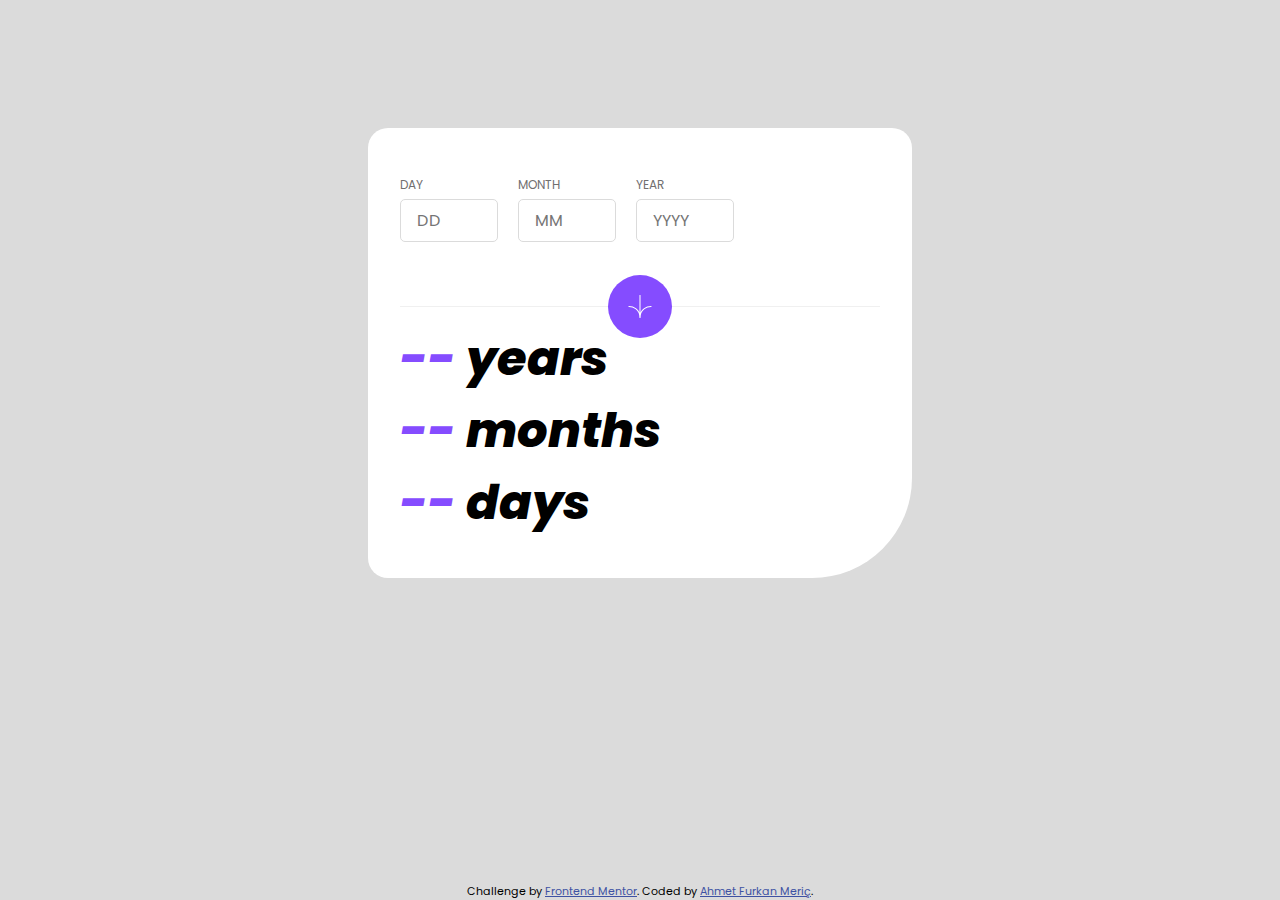
<file: age-calculator-app-main/index.html>
<!DOCTYPE html>
<html lang="en">
  <head>
    <meta charset="UTF-8" />
    <meta name="viewport" content="width=device-width, initial-scale=1.0" />
    <!-- displays site properly based on user's device -->

    <link
      rel="icon"
      type="image/png"
      sizes="32x32"
      href="./assets/images/favicon-32x32.png"
    />

    <title>Frontend Mentor | Age calculator app</title>

    <!-- Feel free to remove these styles or customise in your own stylesheet 👍 -->
    <link rel="preconnect" href="https://fonts.googleapis.com" />
    <link rel="preconnect" href="https://fonts.gstatic.com" crossorigin />
    <link
      href="https://fonts.googleapis.com/css2?family=Poppins:ital,wght@0,700;1,400;1,800&display=swap"
      rel="stylesheet"
    />
    <link rel="stylesheet" href="style.css" />
    <script src="app.js" defer></script>
  </head>
  <body>
    <main class="app">
      <form class="values">
        <div class="value">
          <label for="day">Day</label>
          <input type="text" placeholder="DD" id="day" />
          <span class="errorText"></span>
        </div>
        <div class="value">
          <label for="month">Month</label>
          <input type="text" placeholder="MM" id="month" />
          <span class="errorText"></span>
        </div>
        <div class="value">
          <label for="year">Year</label>
          <input type="text" placeholder="YYYY" id="year" />
          <span class="errorText"></span>
        </div>
        <img src="./assets/images/icon-arrow.svg" class="buttonImg" alt="" />
      </form>
      <div class="solution">
        <div><span class="solutionColor" id="yearOpt">--</span> years</div>
        <div><span class="solutionColor" id="monthOpt">--</span> months</div>
        <div><span class="solutionColor" id="dayOpt">--</span> days</div>
      </div>
    </main>
    <footer class="attribution">
      Challenge by
      <a href="https://www.frontendmentor.io?ref=challenge" target="_blank"
        >Frontend Mentor</a
      >. Coded by
      <a href="https://www.frontendmentor.io/profile/AhmetFM"
        >Ahmet Furkan Meriç</a
      >.
    </footer>
  </body>
</html>
</file>
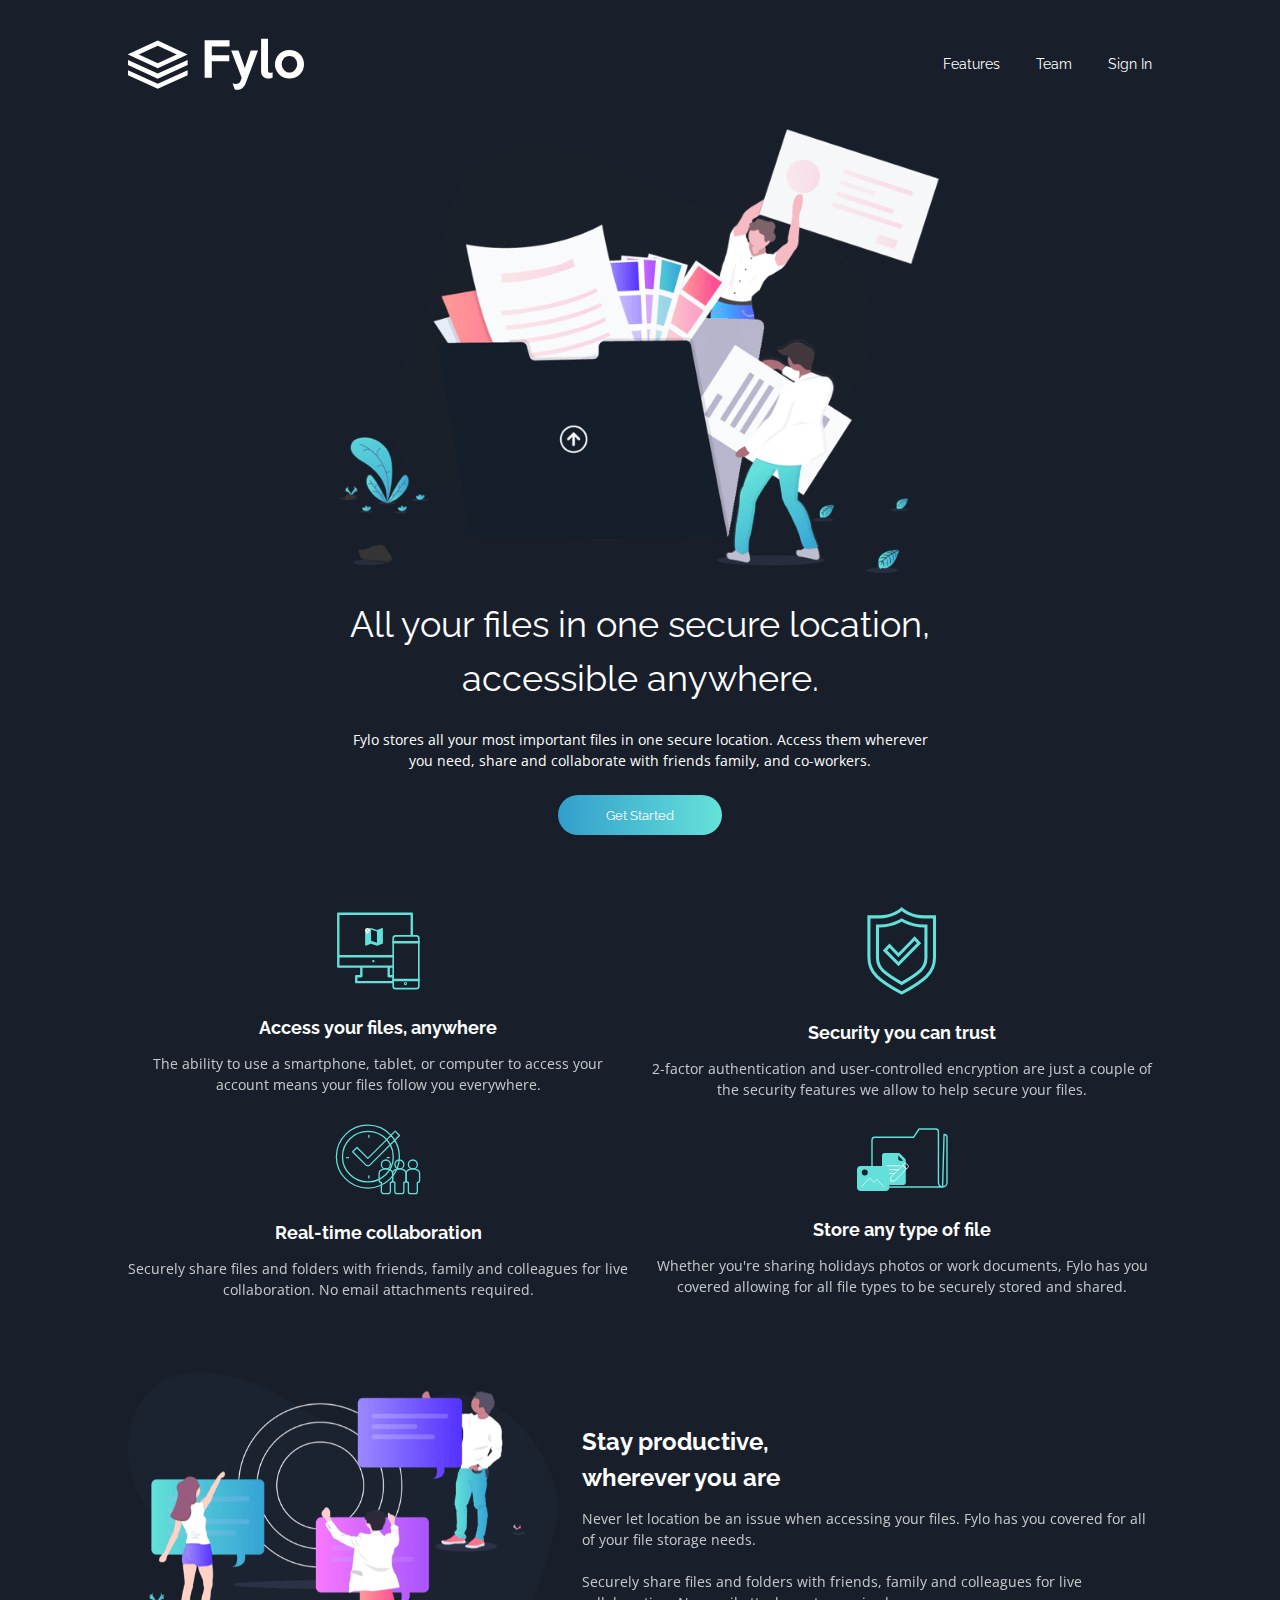
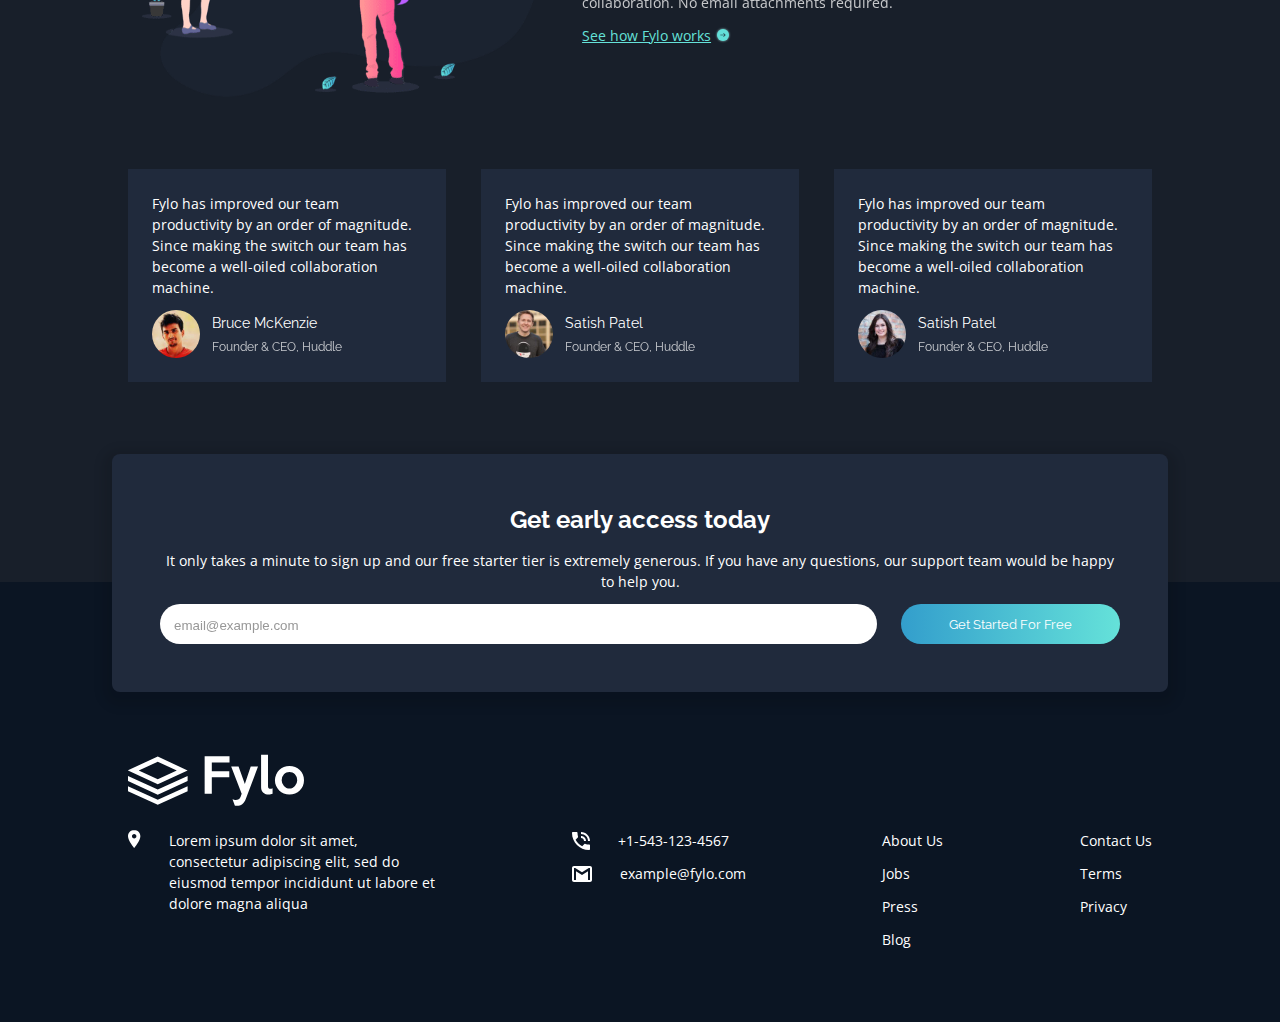
<file: fylo-dark-theme-landing-page-master/index.html>
<!DOCTYPE html>
<html lang="en">
  <head>
    <meta charset="UTF-8" />
    <meta name="viewport" content="width=device-width, initial-scale=1.0" />
    <!-- displays site properly based on user's device -->

    <link
      rel="icon"
      type="image/png"
      sizes="32x32"
      href="./images/favicon-32x32.png"
    />

    <title>
      Frontend Mentor | Fylo landing page with dark theme and features grid
    </title>

    <link href="./reset.css" rel="stylesheet" />

    <link rel="preconnect" href="https://fonts.googleapis.com" />
    <link rel="preconnect" href="https://fonts.gstatic.com" crossorigin />
    <link
      href="https://fonts.googleapis.com/css2?family=Open+Sans:wght@400;700&family=Raleway:wght@400;700&display=swap"
      rel="stylesheet"
    />

    <link href="./style.css" rel="stylesheet" />
  </head>
  <body>
    <div class="container">
      <header>
        <div class="logo">
          <img src="./images/logo.svg" alt="Logo" />
        </div>
        <nav>
          <a href="#">Features</a>
          <a href="#">Team</a>
          <a href="#">Sign In</a>
        </nav>
      </header>
      <section id="hero">
        <div class="hero-image">
          <img src="./images/illustration-intro.png" alt="Intro" />
        </div>
        <h1>All your files in one secure location, accessible anywhere.</h1>
        <p>
          Fylo stores all your most important files in one secure location.
          Access them wherever you need, share and collaborate with friends
          family, and co-workers.
        </p>
        <button class="primary-button">Get Started</button>
      </section>
      <section id="features">
        <div class="feature-card">
          <div class="feature-card-image">
            <img src="./images/icon-access-anywhere.svg" alt="Feature 1" />
          </div>
          <h3>Access your files, anywhere</h3>
          <p>
            The ability to use a smartphone, tablet, or computer to access your
            account means your files follow you everywhere.
          </p>
        </div>
        <div class="feature-card">
          <div class="feature-card-image">
            <img src="./images/icon-security.svg" alt="Feature 1" />
          </div>
          <h3>Security you can trust</h3>
          <p>
            2-factor authentication and user-controlled encryption are just a
            couple of the security features we allow to help secure your files.
          </p>
        </div>
        <div class="feature-card">
          <div class="feature-card-image">
            <img src="./images/icon-collaboration.svg" alt="Feature 1" />
          </div>
          <h3>Real-time collaboration</h3>
          <p>
            Securely share files and folders with friends, family and colleagues
            for live collaboration. No email attachments required.
          </p>
        </div>
        <div class="feature-card">
          <div class="feature-card-image">
            <img src="./images/icon-any-file.svg" alt="Feature 1" />
          </div>
          <h3>Store any type of file</h3>
          <p>
            Whether you're sharing holidays photos or work documents, Fylo has
            you covered allowing for all file types to be securely stored and
            shared.
          </p>
        </div>
      </section>
      <section id="stay-productive">
        <div class="image-wrapper">
          <img
            src="./images/illustration-stay-productive.png"
            alt="Stay productive"
          />
        </div>
        <div class="content-wrapper">
          <h2>Stay productive, wherever you are</h2>
          <p>
            Never let location be an issue when accessing your files. Fylo has
            you covered for all of your file storage needs.
            <br />
            <br />
            Securely share files and folders with friends, family and colleagues
            for live collaboration. No email attachments required.
          </p>
          <a href="#"
            >See how Fylo works
            <img src="./images/icon-arrow.svg" aria-hidden="true" />
          </a>
        </div>
      </section>
      <section id="quotes">
        <div class="quote-card">
          <p>
            Fylo has improved our team productivity by an order of magnitude.
            Since making the switch our team has become a well-oiled
            collaboration machine.
          </p>
          <div class="profile-wrapper">
            <div class="profile-image">
              <img src="./images/profile-1.jpg" alt="Satish Patel" />
            </div>
            <div class="profile-content">
              <h5>Bruce McKenzie</h5>
              <h6>Founder & CEO, Huddle</h6>
            </div>
          </div>
        </div>
        <div class="quote-card">
          <p>
            Fylo has improved our team productivity by an order of magnitude.
            Since making the switch our team has become a well-oiled
            collaboration machine.
          </p>
          <div class="profile-wrapper">
            <div class="profile-image">
              <img src="./images/profile-2.jpg" alt="Satish Patel" />
            </div>
            <div class="profile-content">
              <h5>Satish Patel</h5>
              <h6>Founder & CEO, Huddle</h6>
            </div>
          </div>
        </div>
        <div class="quote-card">
          <p>
            Fylo has improved our team productivity by an order of magnitude.
            Since making the switch our team has become a well-oiled
            collaboration machine.
          </p>
          <div class="profile-wrapper">
            <div class="profile-image">
              <img src="./images/profile-3.jpg" alt="Satish Patel" />
            </div>
            <div class="profile-content">
              <h5>Satish Patel</h5>
              <h6>Founder & CEO, Huddle</h6>
            </div>
          </div>
        </div>
      </section>
      <section id="call-to-action">
        <h2>Get early access today</h2>
        <p>
          It only takes a minute to sign up and our free starter tier is
          extremely generous. If you have any questions, our support team would
          be happy to help you.
        </p>
        <form>
          <div class="input-wrapper">
            <input type="text" placeholder="email@example.com" />
          </div>
          <div class="button-wrapper">
            <button class="primary-button">Get Started For Free</button>
          </div>
        </form>
      </section>
    </div>
    <footer>
      <div class="container">
        <div class="logo">
          <img src="./images/logo.svg" alt="Logo" />
        </div>
        <div class="footer-bottom">
          <div class="footer-address">
            <img src="./images/icon-location.svg" />
            <p>
              Lorem ipsum dolor sit amet, consectetur adipiscing elit, sed do
              eiusmod tempor incididunt ut labore et dolore magna aliqua
            </p>
          </div>
          <div class="footer-com">
            <div class="item">
              <img src="./images/icon-phone.svg" />
              <p>+1-543-123-4567</p>
            </div>
            <div class="item">
              <img src="./images/icon-email.svg" />
              <p>example@fylo.com</p>
            </div>
          </div>
          <div class="footer-menu">
            <a href="#">About Us</a>
            <a href="#">Jobs</a>
            <a href="#">Press</a>
            <a href="#">Blog</a>
          </div>
          <div class="footer-menu">
            <a href="#">Contact Us</a>
            <a href="#">Terms</a>
            <a href="#">Privacy</a>
          </div>
        </div>
      </div>
    </footer>
  </body>
</html>
</file>
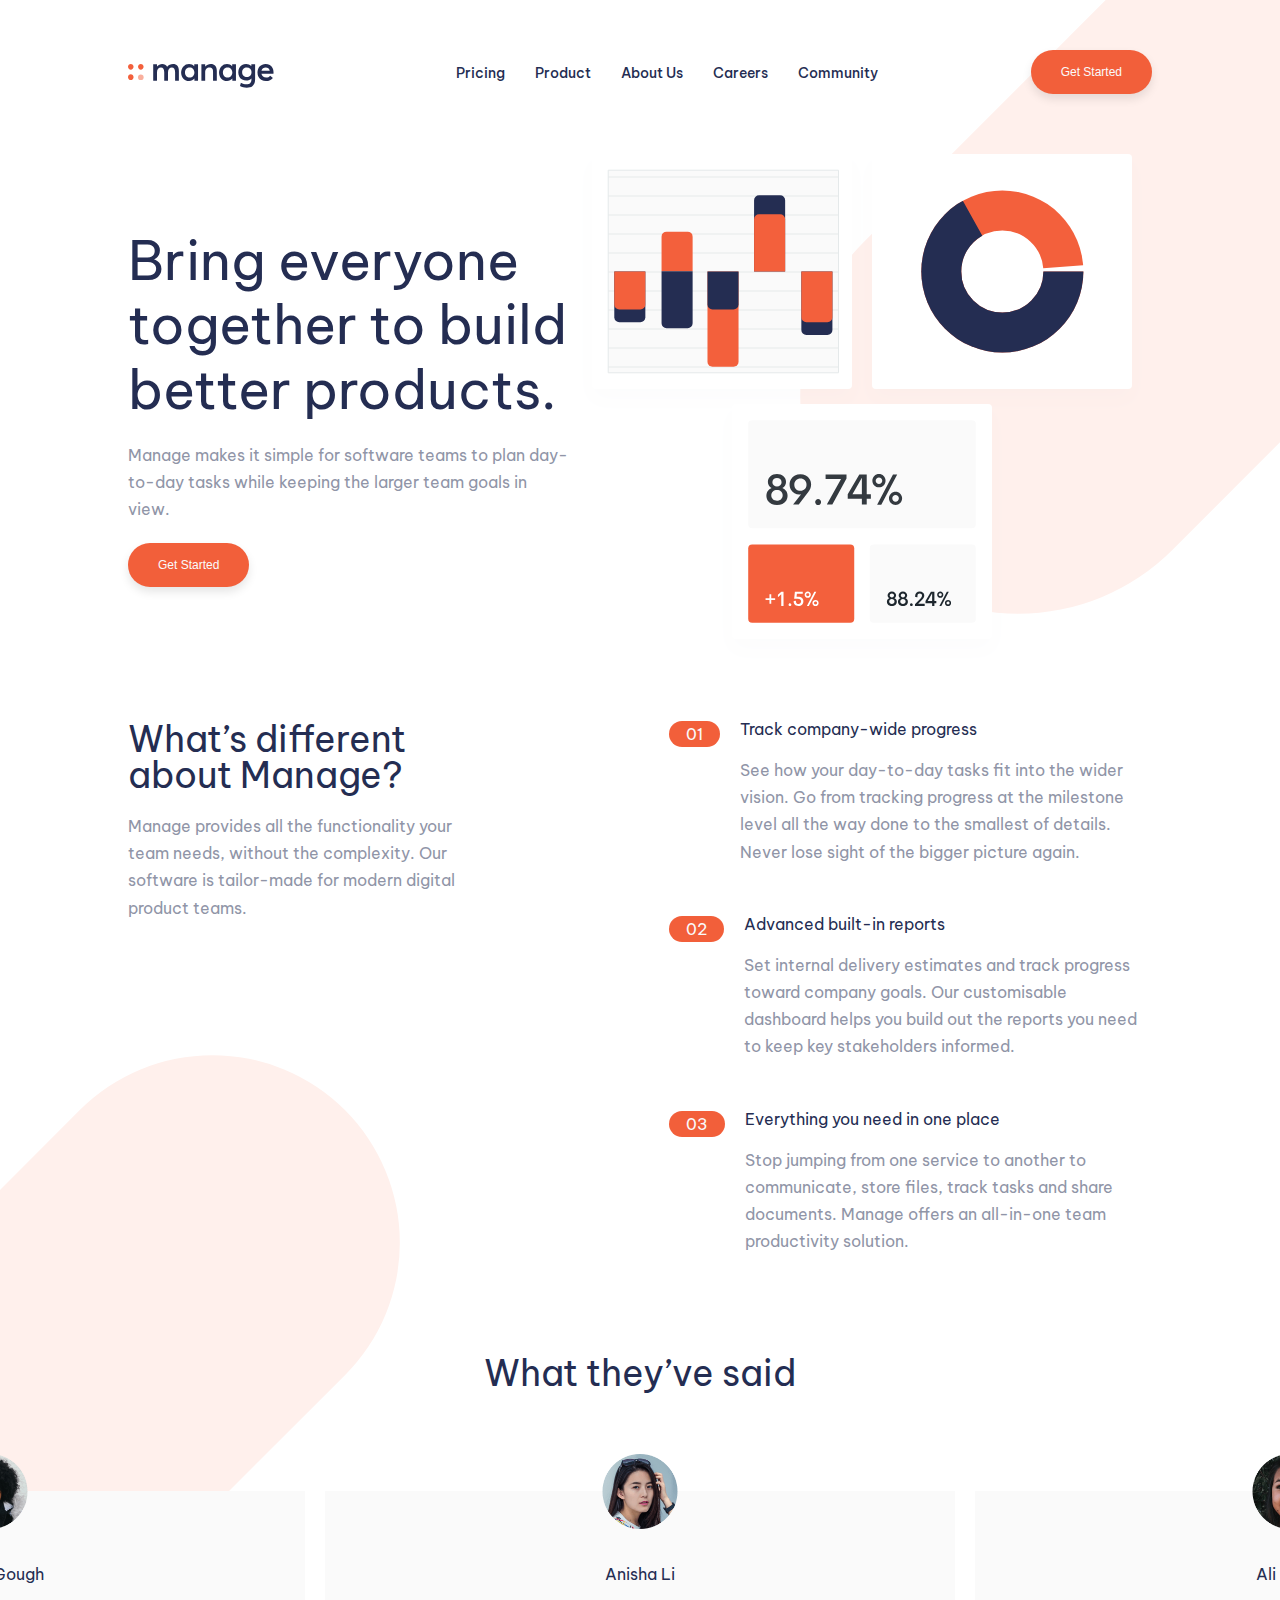
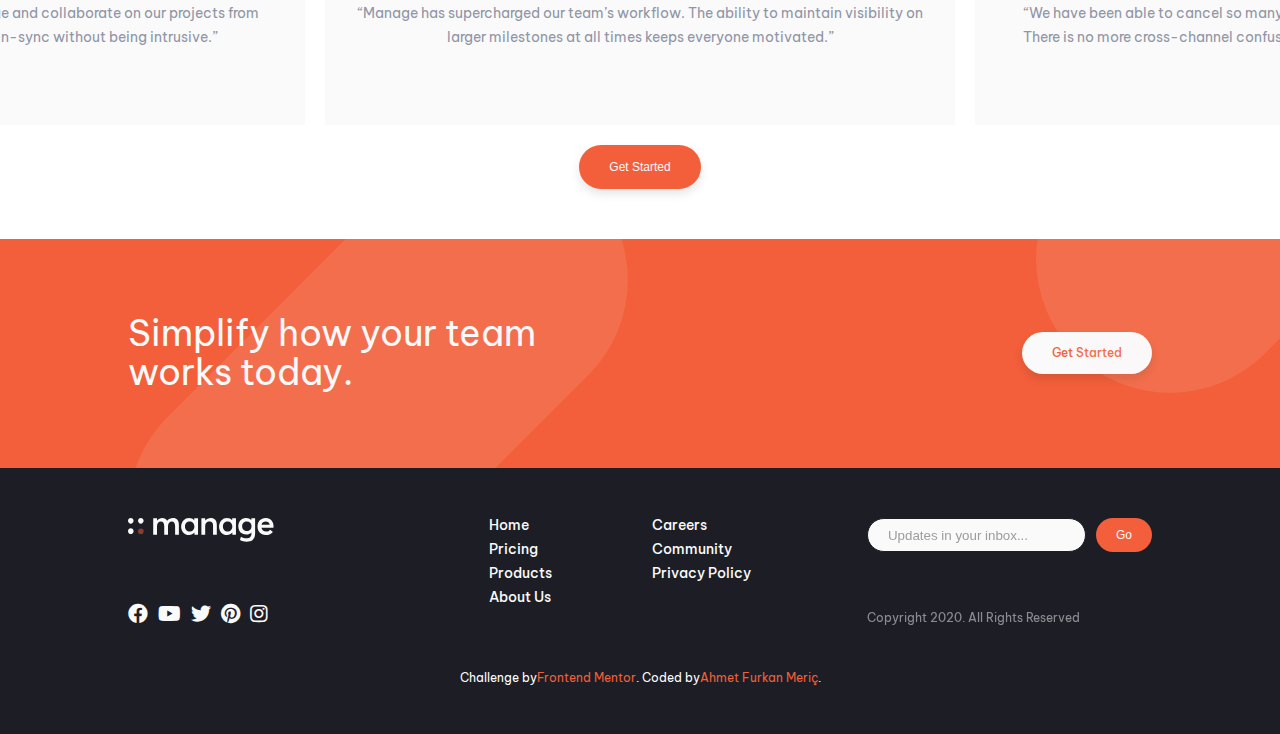
<file: manage-landing-page-master/index.html>
<!DOCTYPE html>
<html lang="en">
  <head>
    <meta charset="UTF-8" />
    <meta name="viewport" content="width=device-width, initial-scale=1.0" />
    <!-- displays site properly based on user's device -->

    <link
      rel="icon"
      type="image/png"
      sizes="32x32"
      href="./images/favicon-32x32.png"
    />

    <title>Frontend Mentor | Manage landing page</title>

    <!-- Reset CSS -->
    <link rel="stylesheet" href="./assets/css/reset.css" />
    <!-- Font Awesome CSS -->
    <link
      rel="stylesheet"
      href="https://cdnjs.cloudflare.com/ajax/libs/font-awesome/5.13.0/css/all.min.css"
    />

    <!-- Owl Carousel CSS -->
    <link
      rel="stylesheet"
      href="./assets/lib/owl-carousel/owl.carousel.min.css"
    />
    <link
      rel="stylesheet"
      href="./assets/lib/owl-carousel/owl.theme.default.min.css"
    />

    <!-- Owl Carousel and JQuery JS -->
    <script src="./assets/lib/jquery/jquery-3.4.1.min.js"></script>
    <script src="./assets/lib/owl-carousel/owl.carousel.min.js"></script>

    <!-- Custom CSS -->
    <link rel="stylesheet" href="./assets/css/style.css" />
  </head>
  <body>
    <div class="overflow">
      <div class="overlay"></div>
      <!-- Header -->
      <header>
        <div class="container">
          <nav class="flex">
            <div class="logo">
              <a href="#">
                <img src="./images/logo.svg" alt="Logo" />
              </a>
            </div>
            <div class="hamburger">
              <i class="fas fa-bars"></i>
              <i class="fas fa-times"></i>
            </div>
            <ul class="flex">
              <li><a href="#">Pricing</a></li>
              <li><a href="#">Product</a></li>
              <li><a href="#">About Us</a></li>
              <li><a href="#">Careers</a></li>
              <li><a href="#">Community</a></li>
            </ul>
            <div class="get-started">
              <button class="btn btn-primary">Get Started</button>
            </div>
          </nav>
          <main>
            <div class="row flex">
              <div class="col">
                <h1>Bring everyone together to build better products.</h1>
                <p class="small-para">
                  Manage makes it simple for software teams to plan day-to-day
                  tasks while keeping the larger team goals in view.
                </p>
                <div class="get-started">
                  <button class="btn btn-primary">Get Started</button>
                </div>
              </div>
              <div class="col">
                <img src="./images/illustration-intro.svg" alt="" />
              </div>
            </div>
          </main>
        </div>
      </header>
      <!-- Header -->

      <!-- Different Section -->
      <section id="different">
        <div class="container">
          <div class="row flex">
            <div class="col">
              <h2 class="mid-title">What’s different about Manage?</h2>
              <p class="small-para">
                Manage provides all the functionality your team needs, without
                the complexity. Our software is tailor-made for modern digital
                product teams.
              </p>
            </div>
            <div class="col">
              <div class="section-overlay flex">
                <div class="number">
                  <p>01</p>
                </div>
                <div class="section-detail">
                  <h3 class="section-title">Track company-wide progress</h3>
                  <p class="small-para">
                    See how your day-to-day tasks fit into the wider vision. Go
                    from tracking progress at the milestone level all the way
                    done to the smallest of details. Never lose sight of the
                    bigger picture again.
                  </p>
                </div>
              </div>
              <div class="section-overlay flex">
                <div class="number">
                  <p>02</p>
                </div>
                <div class="section-detail">
                  <h3 class="section-title">Advanced built-in reports</h3>
                  <p class="small-para">
                    Set internal delivery estimates and track progress toward
                    company goals. Our customisable dashboard helps you build
                    out the reports you need to keep key stakeholders informed.
                  </p>
                </div>
              </div>
              <div class="section-overlay flex">
                <div class="number">
                  <p>03</p>
                </div>
                <div class="section-detail">
                  <h3 class="section-title">
                    Everything you need in one place
                  </h3>
                  <p class="small-para">
                    Stop jumping from one service to another to communicate,
                    store files, track tasks and share documents. Manage offers
                    an all-in-one team productivity solution.
                  </p>
                </div>
              </div>
            </div>
          </div>
        </div>
      </section>
      <!-- Different Section -->

      <!-- Testimonials Section -->

      <section id="testimonials">
        <h2 class="mid-title">What they’ve said</h2>
        <div class="owl-carousel owl-theme">
          <div class="item">
            <img src="./images/avatar-anisha.png" alt="" />
            <div class="item-detail">
              <h3 class="section-title">Anisha Li</h3>
              <div class="small-para">
                “Manage has supercharged our team’s workflow. The ability to
                maintain visibility on larger milestones at all times keeps
                everyone motivated.”
              </div>
            </div>
          </div>
          <div class="item">
            <img src="./images/avatar-ali.png" alt="" />
            <div class="item-detail">
              <h3 class="section-title">Ali Bravo</h3>
              <div class="small-para">
                “We have been able to cancel so many other subscriptions since
                using Manage. There is no more cross-channel confusion and
                everyone is much more focused.”
              </div>
            </div>
          </div>
          <div class="item">
            <img src="./images/avatar-richard.png" alt="" />
            <div class="item-detail">
              <h3 class="section-title">Richard Watts</h3>
              <div class="small-para">
                “Manage allows us to provide structure and process. It keeps us
                organized and focused. I can’t stop recommending them to
                everyone I talk to!”
              </div>
            </div>
          </div>
          <div class="item">
            <img src="./images/avatar-shanai.png" alt="" />
            <div class="item-detail">
              <h3 class="section-title">Shanai Gough</h3>
              <div class="small-para">
                “Their software allows us to track, manage and collaborate on
                our projects from anywhere. It keeps the whole team in-sync
                without being intrusive.”
              </div>
            </div>
          </div>
        </div>
        <div class="get-started flex">
          <button class="btn btn-primary">Get Started</button>
        </div>
      </section>

      <!-- Testimonials Section -->

      <!-- Call to Action -->

      <section id="cta">
        <div class="container">
          <div class="row flex">
            <div class="col">
              <h2 class="mid-title">Simplify how your team works today.</h2>
            </div>
            <div class="col">
              <div class="get-started">
                <div class="btn btn-primary">Get Started</div>
              </div>
            </div>
          </div>
        </div>
      </section>

      <!-- Call to Action -->

      <!-- Footer -->

      <footer>
        <div class="container">
          <div class="row flex">
            <div class="col flex f-col">
              <div class="logo">
                <svg xmlns="http://www.w3.org/2000/svg" width="146" height="24">
                  <g fill="none" fill-rule="evenodd">
                    <path
                      fill="#242D52"
                      fill-rule="nonzero"
                      d="M40.014 16.809V8.553c0-1.577.366-2.82 1.098-3.73.733-.91 1.65-1.365 2.75-1.365 2.158 0 3.237 1.577 3.237 4.731v8.62h3.782v-9.58c0-2.415-.5-4.22-1.503-5.417C48.376.615 46.945.017 45.084.017c-1.222 0-2.34.234-3.352.703a6.833 6.833 0 00-2.56 2.043h-.066C38.126.932 36.486.017 34.184.017c-.969 0-1.902.217-2.799.653a6.976 6.976 0 00-2.353 1.878h-.05V.265H25.2v16.527h3.782V8.553c0-1.577.372-2.82 1.115-3.73.743-.91 1.693-1.365 2.849-1.365 2.19 0 3.286 1.577 3.286 4.731v8.62h3.782zm21.101.248c2.246 0 3.997-.827 5.252-2.482h.05v2.217h3.616V.265h-3.782V2.25h-.066C64.93.761 63.23.017 61.082.017a7.76 7.76 0 00-5.681 2.415c-.705.75-1.26 1.66-1.668 2.73a9.589 9.589 0 00-.611 3.44c0 1.258.203 2.416.61 3.475.408 1.059.964 1.952 1.669 2.68a7.348 7.348 0 002.535 1.696 8.325 8.325 0 003.18.604zm.595-3.441c-1.399 0-2.538-.466-3.419-1.398-.88-.932-1.321-2.132-1.321-3.599 0-1.555.454-2.804 1.362-3.747.909-.943 2.04-1.414 3.394-1.414 1.343 0 2.458.493 3.345 1.48.886.988 1.33 2.215 1.33 3.681 0 1.467-.455 2.667-1.363 3.599-.909.932-2.018 1.398-3.328 1.398zm27.112 3.193V7.064c0-2.393-.536-4.166-1.61-5.319C86.14.593 84.655.017 82.762.017a7.373 7.373 0 00-3.056.645 6.958 6.958 0 00-2.477 1.87h-.05V.264h-3.782v16.527h3.782V8.487c0-1.588.388-2.823 1.164-3.706.777-.882 1.814-1.323 3.113-1.323.595 0 1.104.077 1.528.231.424.155.796.406 1.115.753.32.348.556.819.71 1.415.154.595.231 1.323.231 2.183v8.769h3.782zm10.218.248c2.246 0 3.996-.827 5.252-2.482h.05v2.217h3.616V.265h-3.782V2.25h-.066C102.855.761 101.154.017 99.007.017a7.76 7.76 0 00-5.682 2.415c-.704.75-1.26 1.66-1.668 2.73a9.589 9.589 0 00-.61 3.44c0 1.258.203 2.416.61 3.475.408 1.059.964 1.952 1.668 2.68a7.348 7.348 0 002.536 1.696 8.325 8.325 0 003.179.604zm.594-3.441c-1.398 0-2.538-.466-3.418-1.398-.881-.932-1.322-2.132-1.322-3.599 0-1.555.455-2.804 1.363-3.747.908-.943 2.04-1.414 3.394-1.414 1.343 0 2.458.493 3.344 1.48.886.988 1.33 2.215 1.33 3.681 0 1.467-.455 2.667-1.363 3.599-.908.932-2.018 1.398-3.328 1.398zm19.07 10.125c1.2 0 2.274-.14 3.22-.422.947-.281 1.743-.673 2.387-1.175a6.385 6.385 0 001.602-1.844 8.14 8.14 0 00.916-2.383c.188-.86.281-1.803.281-2.829V.265h-3.782v1.737h-.066a7.059 7.059 0 00-2.353-1.49A7.62 7.62 0 00118.142 0c-1.508 0-2.862.358-4.062 1.075-1.2.717-2.134 1.713-2.8 2.987-.666 1.273-.999 2.705-.999 4.293 0 1.61.35 3.038 1.049 4.285.699 1.246 1.66 2.203 2.882 2.87 1.222.667 2.598 1.001 4.129 1.001 2.047 0 3.716-.673 5.004-2.018h.066v1.753c0 1.17-.43 2.14-1.288 2.912-.86.772-2.07 1.158-3.634 1.158-1.068 0-2.006-.132-2.816-.397-.809-.265-1.742-.678-2.799-1.24l-.892 3.341c.925.552 1.966.976 3.122 1.274 1.156.298 2.356.447 3.6.447zm.132-10.72c-1.365 0-2.491-.434-3.377-1.3-.887-.865-1.33-2.026-1.33-3.482 0-1.4.435-2.542 1.305-3.425.87-.882 2.004-1.323 3.402-1.323 1.332 0 2.442.435 3.328 1.307.886.871 1.33 2.002 1.33 3.391 0 1.401-.433 2.556-1.297 3.466-.864.91-1.985 1.365-3.361 1.365zm19.086 4.036c1.542 0 2.899-.281 4.071-.844 1.173-.562 2.133-1.323 2.882-2.283l-2.642-2.266c-1.035 1.301-2.406 1.952-4.113 1.952-1.21 0-2.237-.337-3.08-1.01-.842-.672-1.384-1.593-1.627-2.762h12.024c.066-.397.099-.9.099-1.506 0-1.599-.325-3.027-.975-4.285a7.198 7.198 0 00-2.807-2.961c-1.222-.717-2.632-1.075-4.228-1.075a8.191 8.191 0 00-3.188.62c-.99.414-1.844.99-2.56 1.729-.715.739-1.277 1.638-1.684 2.696-.407 1.06-.611 2.212-.611 3.458 0 1.688.369 3.185 1.106 4.492.738 1.307 1.746 2.308 3.023 3.003 1.277.695 2.714 1.042 4.31 1.042zm3.815-10.274h-8.257c.264-1.059.776-1.878 1.535-2.457.76-.579 1.663-.868 2.709-.868 1.057 0 1.93.298 2.618.893.688.596 1.153 1.406 1.395 2.432z"
                    />
                    <g fill="#F3603C">
                      <path
                        d="M2.786 10.286c1.538 0 2.785 1.279 2.785 2.857C5.571 14.72 4.324 16 2.786 16 1.247 16 0 14.72 0 13.143c0-1.578 1.247-2.857 2.786-2.857zM2.786 0C4.324 0 5.57 1.28 5.57 2.857c0 1.578-1.247 2.857-2.785 2.857C1.247 5.714 0 4.435 0 2.857 0 1.28 1.247 0 2.786 0zm10.028 0C14.353 0 15.6 1.28 15.6 2.857c0 1.578-1.247 2.857-2.786 2.857-1.538 0-2.785-1.279-2.785-2.857C10.029 1.28 11.276 0 12.814 0z"
                      />
                      <ellipse
                        cx="12.814"
                        cy="13.257"
                        opacity=".5"
                        rx="2.786"
                        ry="2.857"
                      />
                    </g>
                  </g>
                </svg>
              </div>
              <div class="social">
                <ul class="flex">
                  <li>
                    <a href=""><i class="fab fa-facebook"></i></a>
                  </li>
                  <li>
                    <a href=""><i class="fab fa-youtube"></i></a>
                  </li>
                  <li>
                    <a href=""><i class="fab fa-twitter"></i></a>
                  </li>
                  <li>
                    <a href=""><i class="fab fa-pinterest"></i></a>
                  </li>
                  <li>
                    <a href=""><i class="fab fa-instagram"></i></a>
                  </li>
                </ul>
              </div>
            </div>
            <div class="col flex specialCol">
              <div class="col">
                <div class="categories categories-1">
                  <ul>
                    <li>
                      <a href=""> Home </a>
                    </li>
                    <li>
                      <a href=""> Pricing </a>
                    </li>
                    <li>
                      <a href=""> Products </a>
                    </li>
                    <li>
                      <a href=""> About Us </a>
                    </li>
                  </ul>
                </div>
              </div>
              <div class="col">
                <div class="categories categories-2">
                  <ul>
                    <li>
                      <a href=""> Careers </a>
                    </li>
                    <li>
                      <a href=""> Community </a>
                    </li>
                    <li>
                      <a href=""> Privacy Policy </a>
                    </li>
                  </ul>
                </div>
              </div>
            </div>
            <div class="col">
              <form>
                <div class="form-control flex">
                  <input type="text" placeholder="Updates in your inbox..." />
                  <button class="btn">Go</button>
                  <span class="error-message">Please insert a valid email</span>
                </div>
              </form>
              <p class="copy">Copyright 2020. All Rights Reserved</p>
            </div>
          </div>
          <div class="attribution">
            Challenge by
            <a
              href="https://www.frontendmentor.io?ref=challenge"
              target="_blank"
            >
              Frontend Mentor</a
            >. Coded by
            <a
              href="https://www.frontendmentor.io/profile/AhmetFM"
              target="_blank"
            >
              Ahmet Furkan Meriç</a
            >.
          </div>
        </div>
      </footer>

      <!-- Footer -->
    </div>

    <script src="./assets/js/script.js"></script>
  </body>
</html>
</file>
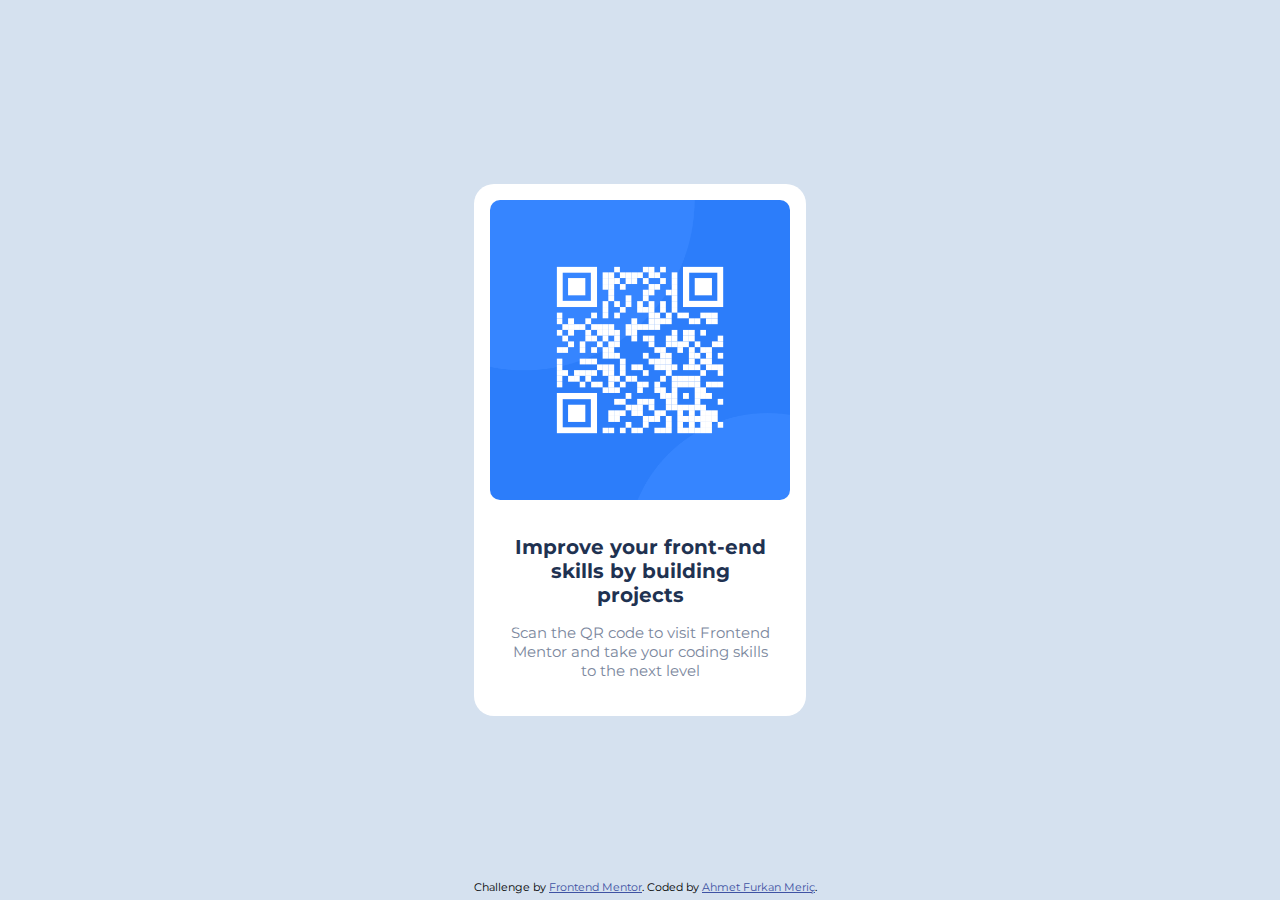
<file: qr-code-component-main/index.html>
<!DOCTYPE html>
<html lang="en">
  <head>
    <meta charset="UTF-8" />
    <meta name="viewport" content="width=device-width, initial-scale=1.0" />
    <link
      rel="icon"
      type="image/png"
      sizes="32x32"
      href="./images/favicon-32x32.png"
    />
    <title>Frontend Mentor | QR code component</title>
    <link rel="preconnect" href="https://fonts.googleapis.com" />
    <link rel="preconnect" href="https://fonts.gstatic.com" crossorigin />
    <link
      href="https://fonts.googleapis.com/css2?family=Montserrat:wght@400;700&display=swap"
      rel="stylesheet"
    />
    <link rel="stylesheet" href="styles.css" />
  </head>
  <body>
    <div class="container">
      <div class="widget">
        <img
          class="widgetImg"
          src="./images/image-qr-code.png"
          alt="image-qr-code"
        />
        <div class="widgetDesc">
          <div class="widgetBold">
            <b> Improve your front-end skills by building projects </b>
          </div>
          Scan the QR code to visit Frontend Mentor and take your coding skills
          to the next level
        </div>
      </div>
      <div class="attribution">
        Challenge by
        <a href="https://www.frontendmentor.io?ref=challenge" target="_blank"
          >Frontend Mentor</a
        >. Coded by <a href="#">Ahmet Furkan Meriç</a>.
      </div>
    </div>
  </body>
</html>
</file>
<file: age-calculator-app-main/style.css>
:root {
  /* Primary */
  --purple: hsl(259, 100%, 65%);
  --light-red: hsl(0, 100%, 67%);
  /* Neutral */
  --white: hsl(0, 0%, 100%);
  --off-white: hsl(0, 0%, 94%);
  --light-grey: hsl(0, 0%, 86%);
  --smokey-grey: hsl(0, 1%, 44%);
  --off-black: hsl(0, 0%, 8%);
}

* {
  font-family: "Poppins", sans-serif;
}

body {
  background-color: var(--light-grey);
}

.app {
  width: 22rem;
  height: 450px;
  background-color: var(--white);
  margin: auto;
  margin-top: 8em;
  border-radius: 20px 20px 100px 20px;
}

.values {
  display: flex;
  align-items: center;
  padding-top: 3rem;
  position: relative;
  padding-bottom: 4rem;
  margin: 0 2rem;
  border-bottom: 1px solid var(--off-white);
  gap: 5px;
}

.value {
  display: flex;
  flex-direction: column;
  position: relative;
}

.value.error label {
  color: var(--light-red);
}

.value.error input {
  border-color: var(--light-red);
}

.value .errorText {
  position: absolute;
  bottom: -2.5rem;
  font-style: italic;
  color: var(--light-red);
  font-size: 12px;
}

label {
  color: var(--smokey-grey);
  text-transform: uppercase;
  font-weight: 400;
  font-size: 12px;
  margin-bottom: 5px;
}

input {
  font-size: 16px;
  width: 3rem;
  border: 1px solid var(--light-grey);
  border-radius: 5px;
  color: var(--smokey-grey);
  padding: 0.5rem 2rem 0.5rem 1rem;
}

.buttonImg {
  background: var(--purple);
  position: absolute;
  bottom: -2rem;
  width: 1.5rem;
  right: 50%;
  transform: translate(50%);
  border-radius: 50%;
  padding: 1.25rem;
  color: var(--white);
  cursor: pointer;
  transition: all 0.3s ease;
}

.btnDark {
  background-color: black;
}

/* .buttonImg:hover {
  background-color: black;
} */

.solution {
  display: flex;
  flex-direction: column;
  font-size: 3rem;
  margin-left: 2rem;
  font-style: italic;
  font-weight: 800;
  margin-top: 2rem;
  justify-content: start;
}

.solutionColor {
  color: var(--purple);
}

@media only screen and (min-width: 600px) {
  .app {
    width: 34rem;
    height: 450px;
  }

  .solution {
    margin-top: 1rem;
  }

  .between img {
    right: 10%;
  }

  .values {
    gap: 20px;
  }
}

/* FOOTER START */
.attribution {
  font-size: 11px;
  text-align: center;
  position: absolute;
  bottom: 0;
  left: 50%;
  transform: translate(-50%);
}

.attribution a {
  color: hsl(228, 45%, 44%);
}
</file>
<file: fylo-dark-theme-landing-page-master/style.css>
/* - Dark Blue (intro and email sign up background): hsl(217, 28%, 15%)
- Dark Blue (main background): hsl(218, 28%, 13%)
- Dark Blue (footer background): hsl(216, 53%, 9%)
- Dark Blue (testimonials background): hsl(219, 30%, 18%)
- Cyan (inside call-to-action gradient): hsl(176, 68%, 64%)
- Blue (inside call-to-action gradient): hsl(198, 60%, 50%)
- Light Red (error): hsl(0, 100%, 63%)
- White: hsl(0, 0%, 100%) */

:root {
  --footer-blue: hsl(216, 53%, 9%);
  --darkest-blue: hsl(219, 30%, 18%);
  --dark-blue: hsl(218, 28%, 13%);
  --white: hsl(0, 0%, 100%);
  --blue: hsl(198, 60%, 50%);
  --cyan: hsl(176, 68%, 64%);
}

body {
  color: var(--white);
  background-color: var(--dark-blue);
  font-size: 14px;
  font-family: "Open Sans", sans-serif;
  line-height: 1.5;
}

h1,
h2,
h3,
h4,
h5,
h6,
button,
nav {
  font-family: "Raleway", sans-serif;
}

.container {
  width: 94%;
  max-width: 1024px;
  margin-left: auto;
  margin-right: auto;
}

.primary-button {
  background: linear-gradient(to right, var(--blue), var(--cyan));
  padding: 12px 48px;
  border-radius: 9999px;
  color: var(--white);
}

/* Header */

header {
  height: 128px;
  display: flex;
  align-items: center;
  justify-content: space-between;
}

nav {
  display: flex;
  gap: 36px;
}

/* Hero */

#hero {
  display: flex;
  flex-direction: column;
  align-items: center;
  gap: 24px;
  margin-left: auto;
  margin-right: auto;
  text-align: center;
  max-width: 75ch;
}

#hero .hero-image {
  display: flex;
  justify-content: center;
}

#hero h1 {
  font-size: 36px;
}

/* Features */

#features {
  margin-top: 72px;
  display: flex;
  align-items: center;
  justify-content: center;
  flex-wrap: wrap;
  gap: 24px;
}

#features .feature-card {
  display: flex;
  flex-direction: column;
  align-items: center;
  text-align: center;
  width: calc(50% - 12px);
  min-width: 310px;
}

#features .feature-card h3 {
  font-weight: 700;
  margin-top: 24px;
  margin-bottom: 12px;
  font-size: 18px;
}

#features .feature-card p {
  opacity: 0.75;
}

/* Stay Productive */

#stay-productive {
  margin-top: 72px;
  display: flex;
  gap: 24px;
  align-items: center;
}

#stay-productive .content-wrapper {
  display: flex;
  flex-direction: column;
  gap: 12px;
}

#stay-productive h2 {
  font-size: 24px;
  font-weight: 700;
  max-width: 15ch;
}

#stay-productive p {
  opacity: 0.75;
}

#stay-productive a {
  display: flex;
  align-items: center;
  gap: 4px;
  color: var(--cyan);
  text-decoration: underline;
}

/* Quotes */

#quotes {
  margin-top: 72px;

  display: grid;
  grid-template-columns: repeat(auto-fit, minmax(300px, 1fr));
  gap: 35px;
}

#quotes .quote-card {
  padding: 24px;
  background-color: var(--darkest-blue);
}

#quotes .quote-card p {
  margin-bottom: 12px;
}

#quotes .quote-card .profile-wrapper {
  display: flex;
  gap: 12px;
  align-items: center;
}

#quotes .quote-card .profile-image {
  width: 48px;
  height: 48px;
  border-radius: 999px;
  overflow: hidden;
}

#quotes .quote-card h6 {
  font-size: 12px;
  opacity: 0.75;
  margin-top: 4px;
}

/* call-to-action */

#call-to-action {
  position: absolute;
  left: 0;
  right: 0;
  margin-top: 72px;
  width: 75%;
  margin-left: auto;
  margin-right: auto;
  text-align: center;
  background-color: var(--darkest-blue);
  padding: 48px;
  border-radius: 8px;
  box-shadow: 0 5px 10px 10px rgba(0, 0, 0, 0.1);
}

#call-to-action h2 {
  font-size: 24px;
  margin-bottom: 12px;
  font-weight: 700;
}

#call-to-action form {
  margin-top: 12px;
  display: flex;
  align-items: center;
  justify-content: center;
  gap: 24px;
}

#call-to-action .input-wrapper {
  height: 40px;
  flex: 1;
  border-radius: 999px;
  overflow: hidden;
}

#call-to-action .input-wrapper input {
  width: 100%;
  height: 100%;
  text-indent: 12px;
}

#call-to-action .input-wrapper input::placeholder {
  opacity: 0.75;
}

/* footer */

footer {
  background-color: var(--footer-blue);
  padding-top: 172px;
  padding-bottom: 72px;
  margin-top: 200px;
}

footer .footer-bottom {
  margin-top: 24px;
  display: flex;
  gap: 24px;
  flex-wrap: wrap;
  justify-content: space-between;
}

.footer-address {
  display: flex;
  align-items: flex-start;
  gap: 4px;
  width: 30%;
}

.footer-address img {
  margin-right: 24px;
}

.footer-com {
  display: flex;
  gap: 12px;
  flex-direction: column;
}

.footer-com .item {
  display: flex;
  align-items: center;
  gap: 12px;
}

.footer-com .item img {
  margin-right: 16px;
}

.footer-menu {
  display: flex;
  flex-direction: column;
  gap: 12px;
}

@media screen and (max-width: 600px) {
  footer .footer-bottom {
    display: flex;
    flex-direction: column;
  }

  .footer-address {
    width: 90%;
  }
}
</file>
<file: manage-landing-page-master/assets/css/style.css>
@import url("https://fonts.googleapis.com/css2?family=Be+Vietnam:wght@400;500;700&display=swap");

:root {
  --bright-red: hsl(12, 88%, 59%);
  --dark-blue: hsl(228, 39%, 23%);
  --dark-grayish-blue: hsl(227, 12%, 61%);
  --very-dark-blue: hsl(233, 12%, 13%);
  --very-pale-red: hsl(13, 100%, 96%);
  --very-light-gray: hsl(0, 0%, 98%);
}

* {
  margin: 0;
  padding: 0;
  box-sizing: border-box;
}

body {
  font-family: "Be Vietnam", sans-serif;
  font-size: 16px;
  overflow-x: hidden;
}

ul,
li {
  list-style: none;
}

a {
  display: inline-block;
  text-decoration: none;
  font-family: "Be Vietnam";
}

/* For hamburger menu overlay */

.overflow {
  overflow-x: hidden;
}

.overlay {
  display: none;
  position: absolute;
  top: 0;
  left: 0;
  z-index: 90;
  height: 100vh;
  width: 100vw;
  opacity: 0.5;
  background: linear-gradient(0deg, black, transparent);
}

/* For hamburger menu overlay */

/* Preset Classes */

.container {
  width: 80%;
  margin: 0 auto;
}

.flex {
  display: flex;
}

.f-col {
  flex-direction: column;
}

.btn {
  border-radius: 100px;
  padding: 15px 30px;
  font-size: 12px;
  border: 0;
  outline: none;
  cursor: pointer;
  transition: all 200ms ease-in-out;
}

.btn:hover {
  opacity: 0.8;
}

.btn-primary {
  background-color: var(--bright-red);
  color: var(--very-light-gray);
  font-weight: 500;
  box-shadow: 0 5px 10px rgba(0, 0, 0, 0.1);
}

.mid-title {
  font-size: 36px;
  color: var(--dark-blue);
}

.small-para {
  line-height: 1.7;
  color: var(--dark-grayish-blue);
}

.section-title {
  color: var(--dark-blue);
  font-size: 16px;
}

/* Present Classes */

/* Header */

header {
  padding-top: 50px;
  background-image: url("../../images/bg-tablet-pattern.svg");
  background-position: 800px -200px;
  background-repeat: no-repeat;
}

nav {
  align-items: center;
  justify-content: space-between;
}

nav .logo {
  padding-top: 10px;
}

nav .hamburger {
  display: none;
}

nav ul li a {
  font-size: 14px;
  margin-left: 30px;
  color: var(--dark-blue);
  font-weight: 500;
  transition: all 200ms ease-in-out;
}

nav ul li:hover a {
  color: var(--dark-grayish-blue);
}

main {
  margin-top: 50px;
}

main .row {
  align-items: center;
}

main h1 {
  color: var(--dark-blue);
  font-size: 54px;
  line-height: 1.2;
}

main .small-para {
  margin: 20px 0;
}

/* Header */

/* Different Section */

#different {
  position: relative;
  margin-top: 50px;
}

#different .col:nth-child(1) {
  padding-right: 50px;
  margin-right: 50px;
}

#different .small-para {
  margin-top: 20px;
}

#different .col:nth-child(2) {
  padding-left: 100px;
}

#different .section-overlay {
  margin-bottom: 50px;
}

#different .number p {
  margin-right: 20px;
  border-radius: 100px;
  background-color: var(--bright-red);
  padding: 5px 17px;
  color: var(--very-light-gray);
}

#different::after {
  content: "";
  display: block;
  background-image: url("../../images/bg-tablet-pattern.svg");
  background-repeat: no-repeat;
  background-size: cover;
  height: 700px;
  width: 700px;
  position: absolute;
  bottom: -450px;
  left: -300px;
}

/* Different Section */

/* Testimonials */

#testimonials {
  margin-top: 50px;
  position: relative;
}

#testimonials .mid-title {
  text-align: center;
  margin-bottom: 100px;
}

#testimonials .item {
  padding: 75px 30px;
  position: relative;
  z-index: 0;
  text-align: center;
  background-color: var(--very-light-gray);
}

#testimonials .item .item-detail {
  display: flex;
  flex-direction: column;
  justify-content: center;
  align-items: center;
}

#testimonials .item .small-para {
  font-size: 14px;
  margin-top: 20px;
}

#testimonials .item img {
  width: 75px;
  position: absolute;
  left: 50%;
  top: -37.5px;
  z-index: 99;
  transform: translateX(-50%);
}

#testimonials .get-started {
  justify-content: center;
  margin-top: 20px;
  margin-bottom: 50px;
}

/* Testimonials */

/* CTA */

#cta {
  overflow: hidden;
  position: relative;
  background-color: var(--bright-red);
}

#cta .container {
  padding: 75px 0;
}

#cta .flex {
  justify-content: space-between;
  align-items: center;
}

#cta .mid-title {
  position: relative;
  line-height: 1.1;
  width: 75%;
  color: var(--very-light-gray);
}

#cta .mid-title::after {
  content: "";
  display: block;
  background-image: url("../../images/bg-tablet-pattern.svg");
  background-repeat: no-repeat;
  background-size: cover;
  height: 500px;
  width: 500px;
  opacity: 0.1;
  top: 40%;
  transform: translateY(-40%);
  position: absolute;
}

#cta .btn {
  background-color: var(--very-light-gray);
  color: var(--bright-red);
}

#cta .btn::before {
  content: "";
  display: block;
  background-image: url("../../images/bg-tablet-pattern.svg");
  background-repeat: no-repeat;
  background-size: cover;
  height: 500px;
  width: 500px;
  opacity: 0.1;
  bottom: 75px;
  right: -20%;
  position: absolute;
}

/* CTA */

/* Footer */

footer {
  background-color: var(--very-dark-blue);
  padding: 50px 0;
}

footer ul,
footer li,
footer a,
footer i,
footer {
  color: var(--very-light-gray);
}

footer svg path {
  fill: var(--very-light-gray);
}

footer .row.flex {
  justify-content: space-between;
}

footer col:nth-child(1) .flex {
  flex-direction: column;
}

footer .social {
  margin-top: 60px;
}

footer .social ul li i {
  font-size: 20px;
  margin-left: 10px;
  transition: all 200ms ease-in-out;
}

footer .social ul li:first-child i {
  margin-left: 0;
}

footer .categories ul li {
  margin-top: 10px;
  font-size: 14px;
  font-weight: 500;
}

footer .categories ul li a {
  transition: all 200ms ease-in-out;
}

footer .categories ul li:first-child {
  margin-top: 0;
}

footer .categories ul li:hover a,
footer .social ul li:hover a i {
  color: var(--bright-red);
}

footer .categories:last-of-type ul {
  margin-left: 100px;
}

footer .form-control {
  position: relative;
}

footer .form-control span.error-message {
  display: none;
  position: absolute;
  bottom: -20px;
  left: 20px;
  font-size: 10px;
  color: var(--bright-red);
}

footer .form-control input {
  outline: none;
  border: 1px solid var(--very-dark-blue);
  background: var(--very-light-gray);
  flex: 1;
  padding: 0 20px;
  border-radius: 100px;
  font-weight: 500;
}

footer .form-control .error {
  border: 1px solid var(--bright-red);
  color: var(--bright-red);
}

footer .form-control input::placeholder {
  opacity: 0.7;
}

footer .form-control .btn {
  margin-left: 10px;
  padding: 10px 20px;
  background-color: var(--bright-red);
  color: var(--very-light-gray);
}

footer .copy {
  margin-top: 60px;
  font-size: 12px;
  opacity: 0.5;
  margin-bottom: 24px;
}

footer .attribution {
  background: inherit;
  color: white;
  display: flex;
  justify-content: center;
  font-size: 12px;
  margin-top: 24px;
}

footer .attribution a {
  color: var(--bright-red);
}

/* Footer */

.owl-theme .owl-dots {
  display: none;
}

@media screen and (max-width: 768px) {
  .flex {
    flex-direction: column;
  }

  .container {
    width: 90%;
  }

  .overflow {
    overflow-x: hidden;
    height: 100vh;
  }

  /* Header */

  header {
    padding-top: 50px;
    background-image: url("../../images/bg-tablet-pattern.svg");
    background-position: 200px 0;
    background-size: cover;
    background-repeat: no-repeat;
  }

  header .flex {
    flex-direction: row;
    justify-content: space-between;
    position: relative;
  }

  nav .hamburger {
    z-index: 99;
    display: block;
    margin-left: auto;
    cursor: pointer;
  }

  nav .hamburger i {
    font-size: 24px;
    color: var(--very-dark-blue);
  }

  nav ul.flex {
    width: 100%;
    background-color: var(--very-light-gray);
    position: absolute;
    flex-direction: column;
    top: 50px;
    left: 50%;
    text-align: center;
    transform: translateX(-50%);
    z-index: 99;
    border-radius: 5px;
    padding: 20px;
    display: none;
    box-shadow: 0 5px 10px rgba(0, 0, 0, 0.2);
  }

  nav .fa-times {
    display: none;
  }

  .displayBlock {
    display: block !important;
  }

  .displayNone {
    display: none !important;
  }

  nav ul li {
    display: block;
    width: 100%;
    padding: 15px 0;
  }

  nav ul li a {
    font-size: 16px;
    margin-left: 0;
    font-weight: 700;
  }

  nav .btn {
    display: none;
  }

  main .row {
    flex-direction: column-reverse;
    align-items: center;
    text-align: center;
    justify-content: center;
  }

  main .row img {
    width: 90%;
  }

  main h1 {
    font-size: 40px;
  }

  main .small-para {
    font-size: 18px;
  }

  main .btn {
    margin-top: 10px;
    transform: scale(1.2);
  }

  /* Header */

  /* Different Section */

  #different .col:nth-child(1) {
    text-align: center;
    padding-right: 0;
    margin-right: 0;
  }

  #different .small-para {
    margin-top: 20px;
  }

  #different .col:nth-child(2) {
    margin-top: 50px;
    padding-left: 0;
  }

  #different .section-overlay {
    flex-direction: row;
    margin-bottom: 50px;
    position: relative;
  }

  #different .number {
    width: 150%;
    border-radius: 100px;
    background-color: var(--very-pale-red);
    padding: 5px 0;
    position: absolute;
    top: 0;
    left: 0;
  }

  #different .number p {
    display: inline;
    margin-right: 0px;
  }

  #different .section-title {
    position: absolute;
    font-size: 14px;
    left: 60px;
    top: 5px;
  }

  #different .section-overlay .small-para {
    margin-top: 50px;
  }

  #different::after {
    display: none;
  }

  /* Different Section */

  /* Testimonials */

  .owl-theme .owl-dots {
    display: block;
    outline: none;
  }

  .owl-theme .owl-dots .owl-dot {
    outline: none;
  }

  .owl-theme .owl-dots .owl-dot span {
    background-color: transparent;
    border: 1px solid var(--bright-red);
  }

  .owl-theme .owl-dots .owl-dot.active span,
  .owl-theme .owl-dots .owl-dot:hover span {
    background: var(--bright-red);
  }

  #testimonials .get-started {
    width: 30%;
    margin: 30px auto 50px auto;
  }

  /* Testimonials */

  /* CTA */

  #cta .flex {
    justify-content: center;
  }

  #cta .mid-title {
    font-size: 48px;
    font-weight: 500;
    width: 100%;
    text-align: center;
    margin: 0 auto 20px auto;
  }

  #cta .mid-title::after {
    display: none;
  }

  #cta .btn::before {
    height: 500px;
    width: 500px;
    bottom: 75px;
    right: -20%;
  }

  /* CTA */

  /* Footer */

  footer {
    position: relative;
    text-align: center;
  }

  footer .logo {
    margin-bottom: 50px;
  }

  footer .row.flex {
    flex-direction: column-reverse;
  }

  footer .f-col {
    flex-direction: column-reverse;
  }

  footer .social {
    margin-top: 60px;
  }

  footer .social {
    flex-direction: row;
    margin-bottom: 30px;
  }

  footer .social ul,
  footer .social ul li {
    display: inline-block;
  }

  footer .social ul li i {
    font-size: 30px;
    margin-left: 15px;
  }

  footer .specialCol {
    margin-top: 30px;
    flex-direction: row;
    justify-content: center;
    text-align: start;
  }

  footer .categories ul li a {
    font-size: 14px;
  }

  footer .categories ul li:first-child {
    margin-top: 10px;
  }

  footer .categories:last-of-type ul {
    margin: 0 50px;
  }

  footer .form-control {
    flex-direction: row;
    margin-bottom: 20px;
  }

  footer .form-control input {
    padding: 15px 20px;
  }

  footer .form-control .btn {
    margin-left: 10px;
    padding: 15px 20px;
  }

  footer .copy {
    position: absolute;
    bottom: 30px;
    left: 50%;
    transform: translateX(-50%);
    margin-top: 0px;
    margin-bottom: 30px;
    padding-bottom: 24px;
  }
}
</file>
<file: qr-code-component-main/styles.css>
* {
  margin: 0;
  padding: 0;
  font-family: "Montserrat", sans-serif;
}

body {
  background-color: #d5e1ef;
  display: flex;
  justify-content: center;
  align-items: center;
  flex-direction: column;
  height: 100vh;
}

.widget {
  background-color: white;
  border-radius: 20px;
  width: 300px;
  height: 500px;
  padding: 16px;
}

.widgetImg {
  width: 300px;
  height: 300px;
  border-radius: 10px;
  margin-bottom: 20px;
}
.widgetDesc {
  text-align: center;
  flex-direction: column;
  color: hsl(220, 15%, 55%);
  margin-top: 0.75em;
  margin-left: 1em;
  margin-right: 1em;
  font-size: 15px;
}

.widgetBold {
  font-size: 20px;
  font-weight: bold 700;
  color: hsl(218, 44%, 22%);
  margin-bottom: 16px;
}

.attribution {
  font-size: 11px;
  text-align: center;
  height: 10px;
  position: absolute;
  bottom: 10px;
}
.attribution a {
  color: hsl(228, 45%, 44%);
}
</file>
